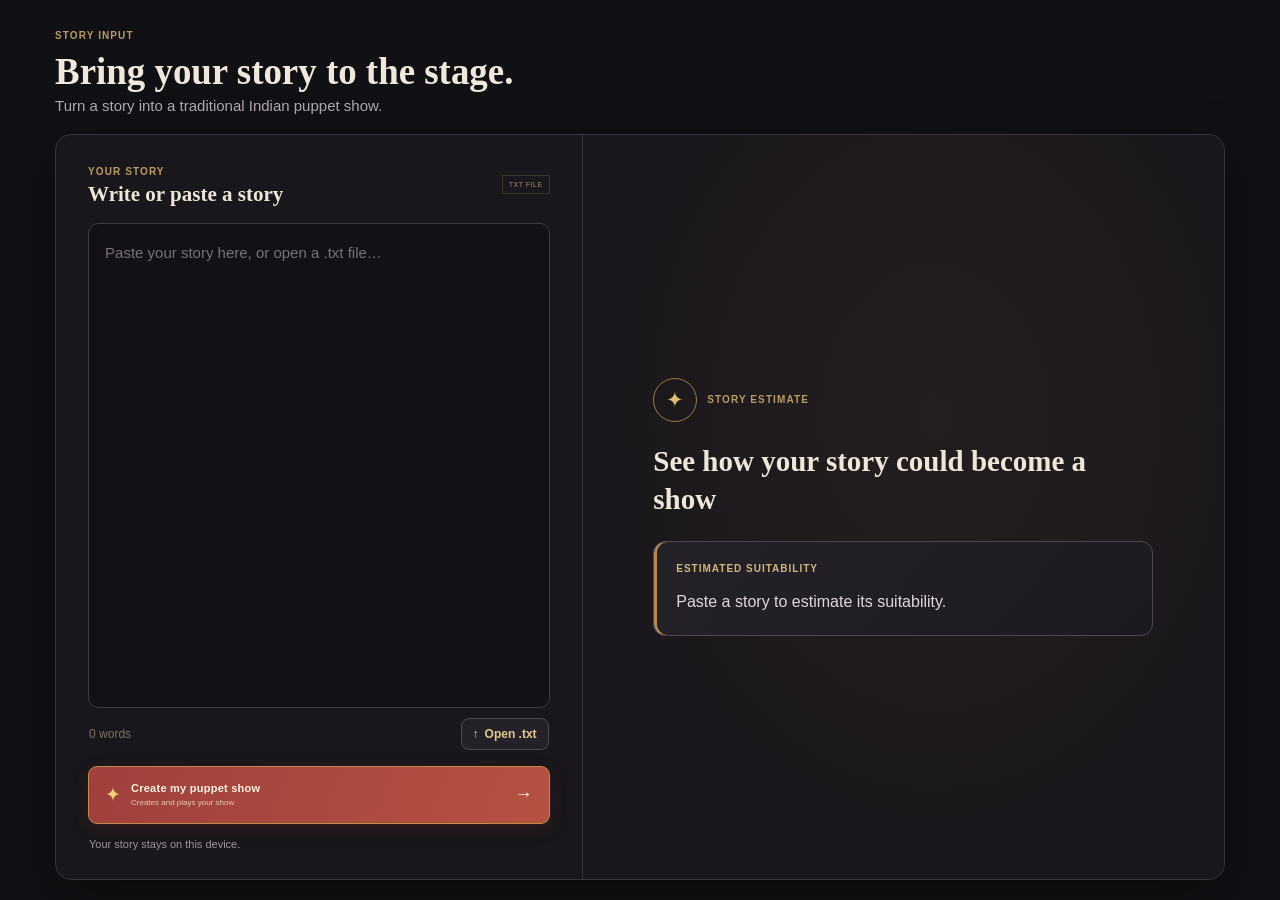
<file: index.html>
<!doctype html>
<html lang="en">
<head>
 <meta charset="utf-8"><meta name="viewport" content="width=device-width,initial-scale=1"><meta name="theme-color" content="#10100f">
 <title>Puppet Story Studio · Story input</title><link rel="stylesheet" href="style.css">
</head>
<body class="input-view">
 <main>
  <section class="heading"><div><p class="kicker">STORY INPUT</p><h1>Bring your story to the stage.</h1><p class="subtitle">Turn a story into a traditional Indian puppet show.</p></div></section>
  <section class="input-page-grid">
   <section class="input-panel page-input">
    <div class="panel-title"><div><small>YOUR STORY</small><h2>Write or paste a story</h2></div><span class="badge">TXT FILE</span></div>
    <textarea id="storyInput" spellcheck="true" aria-label="Story text" placeholder="Paste your story here, or open a .txt file…"></textarea>
    <div class="input-foot"><span id="wordCount">0 words</span><label class="file-pick">↑ <span>Open .txt</span><input id="fileInput" type="file" accept=".txt,text/plain"></label></div>
    <button id="continue" class="generate"><span class="gen-icon">✦</span><span><b>Create my puppet show</b><small>Creates and plays your show</small></span><strong>→</strong></button>
    <p class="privacy-note">Your story stays on this device.</p>
   </section>
   <aside class="estimate-panel" aria-live="polite"><div class="estimate-panel-head"><span class="estimate-mark">✦</span><p class="kicker">STORY ESTIMATE</p></div><h2>See how your story could become a show</h2><div class="estimate" id="estimate"><b>ESTIMATED SUITABILITY</b><span id="estimateText">Paste a story to estimate how much can become a character-led puppet show.</span></div></aside>
  </section>
 </main>

 <div id="toast" role="status" class="toast"></div>
 <script src="input.js"></script>
</body>
</html>
</file>
<file: style.css>
:root{--bg:#111110;--panel:#1b1a18;--panel2:#211f1c;--line:#34302a;--text:#eee9df;--muted:#958c7e;--dim:#70695f;--gold:#d5aa5c;--red:#9f3d36;--green:#7f9a72;--serif:Georgia,'Times New Roman',serif;--sans:'Segoe UI',Arial,sans-serif}*{box-sizing:border-box}body{margin:0;background:var(--bg);color:var(--text);font:13px var(--sans);background-image:radial-gradient(#d5aa5c0a .6px,transparent .6px);background-size:9px 9px}.topbar{height:65px;background:#151513;border-bottom:1px solid #302c26;display:flex;align-items:center;justify-content:space-between;padding:0 max(calc((100vw - 1490px)/2),4.3%)}.brand{display:flex;gap:11px;align-items:center;text-decoration:none;color:#f3e9d8}.brand-mark{width:34px;height:34px;border:1px solid #a98449;border-radius:50%;display:grid;place-items:center;color:#e0be76;font-size:19px;box-shadow:inset 0 0 0 3px #151513,inset 0 0 0 4px #6e5030}.brand>span+span{display:flex;flex-direction:column;gap:3px}.brand b{font:700 12px var(--sans);letter-spacing:1.6px}.brand small{font-size:7px;letter-spacing:1.1px;color:#8f826e}.server-state{display:flex;align-items:center;gap:7px;font-size:8px;letter-spacing:.8px;color:#8a8579}.server-state i,.output-state i{width:6px;height:6px;border-radius:50%;background:#71945f}.help-link{font-size:8px;letter-spacing:.8px;color:#b79c6b;text-decoration:none}main{max-width:1490px;margin:auto;padding:27px 4.3% 17px}.heading{display:flex;align-items:center;justify-content:space-between;margin-bottom:20px}.kicker,.panel-title small,.output-header small,.timeline-head small{font-size:8px;letter-spacing:1.2px;color:#b99b65;font-weight:700}.heading h1{font:600 32px var(--serif);margin:7px 0 4px;color:#f0e9db}.subtitle{margin:0;color:#9e968a;font-size:11px}.max-time{display:flex;align-items:center;gap:10px;padding:9px 13px;border:1px solid #413629;background:#1c1a17;border-radius:4px}.max-time>span{font-size:19px;color:var(--gold)}.max-time div{display:flex;flex-direction:column;gap:3px}.max-time b{font-size:8px;letter-spacing:1px;color:#d7c49d}.max-time small{font-size:9px;color:#9c9181}.studio{display:grid;grid-template-columns:335px minmax(490px,1fr);border:1px solid #38332c;background:#171715;min-height:690px;box-shadow:0 10px 40px #0005}.input-panel{padding:19px 17px;border-right:1px solid #38332c}.panel-title{display:flex;align-items:center;justify-content:space-between;margin-bottom:12px}.panel-title h2,.output-header h2{font:600 17px var(--serif);margin:4px 0 0;color:#eee7d9}.badge{border:1px solid #3b3429;color:#9d9077;padding:5px 6px;font-size:7px;letter-spacing:.5px}.input-panel textarea{width:100%;height:160px;resize:vertical;border:1px solid #3b3730;border-radius:2px;background:#111110;color:#ded7ca;padding:11px;font:11px/1.7 var(--serif);outline:none}.input-panel textarea:focus{border-color:#927446;box-shadow:0 0 0 2px #b88f5018}.input-foot{display:flex;align-items:center;justify-content:space-between;margin:6px 0 11px;color:#7c7467;font-size:8px}.file-pick{color:#c6a66b;cursor:pointer;font-weight:600}.file-pick input{display:none}.generate{width:100%;display:flex;align-items:center;gap:10px;height:49px;padding:0 11px;border:1px solid #c18c47;background:linear-gradient(100deg,#923834,#aa4938);color:#fff4de;cursor:pointer;text-align:left;box-shadow:inset 0 -2px #71312d}.generate:hover{background:linear-gradient(100deg,#a1443d,#bc5740)}.generate:disabled{opacity:.65;cursor:progress}.gen-icon{font-size:16px;color:#f2cf7d}.generate>span:nth-child(2){display:flex;flex-direction:column;gap:4px;flex:1}.generate b{font-size:10px;letter-spacing:.25px}.generate small{font-size:7px;color:#e6cdb1}.generate strong{font:18px var(--sans);font-weight:400}.privacy-note{font-size:7px;line-height:1.5;color:#8d8374;margin:9px 0 15px}.privacy-note span{font-size:6px;color:#7e986c;margin-right:4px}.panel-rule{height:1px;background:#34302a;margin:0 0 14px}.cast-title{margin-bottom:9px}.count{font-size:8px;color:#cfb37b;background:#30291e;border-radius:10px;padding:4px 7px}.cast-list{display:flex;flex-direction:column;gap:6px}.cast-item{display:grid;grid-template-columns:39px minmax(80px,1fr) auto;gap:8px;align-items:center;padding:6px;border:1px solid #332f29;background:#1c1b18}.cast-thumb{width:37px;height:43px;background:#28241e;border-radius:2px;overflow:hidden;display:grid;place-items:center}.cast-thumb img{width:100%;height:100%;object-fit:contain}.cast-info{min-width:0;display:flex;flex-direction:column;gap:3px}.cast-info b{font:600 9px var(--serif);color:#e5dbc8;white-space:nowrap;overflow:hidden;text-overflow:ellipsis}.cast-info small{font-size:7px;color:#918575}.cast-info .identity{color:#b59b6c}.cast-slots{display:grid;grid-template-columns:repeat(4,1fr);gap:4px;margin:6px 0 11px}.slot{min-width:0;padding:5px 3px;background:#211f1b;border:1px solid #363128;text-align:center}.slot small{display:block;font-size:6px;text-transform:uppercase;letter-spacing:.4px;color:#9e8b68;margin-bottom:3px}.slot span{display:block;font-size:7px;color:#b9b1a4;white-space:nowrap;overflow:hidden;text-overflow:ellipsis}.map-summary{border-left:2px solid #927442;padding:8px 8px;background:#1e1c18;font-size:8px;line-height:1.5;color:#a59b89}.map-dot{display:inline-block;width:5px;height:5px;border-radius:50%;background:#857d6c;margin-right:5px}.output-panel{min-width:0;padding:19px 19px 16px}.output-header{display:flex;align-items:center;justify-content:space-between;margin-bottom:12px}.output-header h2{font-size:18px}.output-state{display:flex;align-items:center;gap:6px;color:#8c8577;font-size:7px;letter-spacing:.8px}.output-state i{background:#736a58}.output-state.ready i{background:#84a16f}.output-state.generating i{background:#d4a75d;animation:pulse 1s infinite}.stage-shell{position:relative;background:#090909;padding:12px;border:1px solid #514333;box-shadow:0 4px 16px #0008}.stage-lights{height:10px;position:absolute;z-index:2;top:2px;left:13%;right:13%;display:flex;justify-content:space-around}.stage-lights i{width:25%;height:10px;background:radial-gradient(ellipse at top,#fff1bd,#dfad5e55 60%,transparent 100%)}#stage{display:block;width:100%;height:auto;aspect-ratio:16/9;background:#6b4b41}.stage-overlay,.loading-overlay{position:absolute;inset:12px;display:flex;flex-direction:column;align-items:center;justify-content:center;background:linear-gradient(#10101244,#11101380);color:#f2eadb;text-align:center}.stage-overlay .lamp{font-size:28px;color:#e1bc70;margin-bottom:8px}.stage-overlay b,.loading-overlay b{font:600 16px var(--serif)}.stage-overlay small,.loading-overlay small{font-size:9px;color:#d2c8b8;margin-top:6px}.hidden{display:none!important}.loading-overlay{background:#111110de;gap:5px}.spinner{width:25px;height:25px;border:2px solid #4a3e2b;border-top-color:#d3aa5d;border-radius:50%;animation:spin .8s linear infinite;margin-bottom:8px}@keyframes spin{to{transform:rotate(360deg)}}@keyframes pulse{50%{opacity:.4}}.player-bar{display:flex;align-items:center;gap:9px;height:41px;border-bottom:1px solid #332f28}.player-bar>button:first-child{width:24px;height:24px;border:1px solid #4b402d;background:#24211b;color:#d6b675;border-radius:50%;font-size:9px;cursor:pointer}.player-bar>button:disabled{opacity:.38;cursor:default}.player-progress{height:3px;background:#37332c;flex:1;overflow:hidden}.player-progress i{width:0;height:100%;display:block;background:#c39b5a}.player-bar>span{font-size:8px;color:#938a7b;min-width:62px}.download{border:1px solid #67512e;background:#272117;color:#d8bd82;padding:6px 9px;font-size:8px;cursor:pointer}.download:disabled{opacity:.4;cursor:default}.rendered-video{width:100%;max-height:280px;background:#050505;margin-top:10px}.performance-info{display:flex;justify-content:space-between;padding:11px 1px;border-bottom:1px solid #333029}.performance-info div{display:flex;flex-direction:column;gap:4px}.performance-info small{font-size:6px;letter-spacing:.9px;color:#a08b65}.performance-info b{font-size:8px;color:#cec6b8;font-weight:500}.timeline-head{display:flex;justify-content:space-between;align-items:flex-end;margin:13px 0 8px}.timeline-head div{display:flex;flex-direction:column;gap:4px}.timeline-head b{font:600 12px var(--serif);color:#ddd4c5}.timeline-head>span{font-size:7px;color:#938979}.act-timeline{display:flex;gap:5px;overflow:auto;padding-bottom:4px}.act-card{min-width:86px;flex:1;padding:7px 7px 6px;border:1px solid #38332a;background:#1c1a17}.act-card.active{border-color:#af8748;background:#292317}.act-card small{display:flex;justify-content:space-between;color:#aa9366;font-size:6px;letter-spacing:.5px}.act-card b{display:block;margin:6px 0 4px;color:#d4caba;font:600 9px var(--serif);white-space:nowrap;overflow:hidden;text-overflow:ellipsis}.act-card span{font-size:7px;color:#958a79}.empty-act{font-size:8px;color:#736d62;padding:8px}.motion-key{display:flex;gap:15px;flex-wrap:wrap;padding-top:9px}.motion-key span{display:flex;align-items:center;gap:5px;color:#837a6d;font-size:7px}.motion-key i{font-style:normal;font-size:10px}.key-forward{color:#d2b068}.key-up{color:#86a09a}.key-special{color:#d28253}.notice{display:flex;align-items:center;gap:10px;border:1px solid #302c25;background:#181714;margin-top:13px;padding:8px 10px;color:#8e8578;font-size:8px}.notice b{color:#c7a96e;font-size:8px;white-space:nowrap}.notice span{flex:1;line-height:1.5}.example-button{border:1px solid #474033;background:#211e18;color:#b8a57e;padding:6px 8px;font-size:7px;white-space:nowrap;cursor:pointer}.example-button:hover{border-color:#977745}footer{max-width:1490px;margin:auto;padding:0 4.3% 14px;display:flex;justify-content:space-between;color:#655f54;font-size:6px;letter-spacing:.8px}.toast{position:fixed;z-index:10;left:50%;bottom:18px;transform:translate(-50%,14px);opacity:0;pointer-events:none;border:1px solid #916f3f;background:#211e18;color:#e7dbc3;padding:10px 14px;font-size:9px;transition:.2s;box-shadow:0 7px 25px #0008}.toast.show{opacity:1;transform:translate(-50%,0)}
@media(max-width:1060px){main{padding-left:20px;padding-right:20px}.studio{grid-template-columns:300px 1fr}.cast-slots{gap:2px}.slot span{font-size:6px}}
@media(max-width:760px){.topbar{padding:0 13px}.brand b{font-size:10px}.brand small{font-size:6px}.help-link{display:none}main{padding:20px 10px}.heading{align-items:flex-start;gap:8px}.heading h1{font-size:27px}.subtitle{max-width:360px;line-height:1.5}.max-time{padding:7px 8px}.max-time small{font-size:7px}.studio{display:flex;flex-direction:column}.input-panel{border:0;border-bottom:1px solid #38332c}.output-panel{padding:15px 10px}.performance-info{gap:8px}.performance-info b{font-size:6px}.notice{align-items:flex-start;flex-wrap:wrap}.notice span{min-width:55%;order:3}.example-button{margin-left:auto}footer{padding:0 10px 12px;font-size:5px;gap:10px}.motion-key{gap:9px}}
.estimate{display:flex;flex-direction:column;gap:5px;padding:8px 9px;margin:0 0 9px;border:1px solid #3b3429;background:#211e19;color:#b9ad99;font-size:8px;line-height:1.45}.estimate b{font-size:8px;color:#d2b77d;letter-spacing:.4px}
.stage-video{position:absolute;z-index:1;inset:12px;width:calc(100% - 24px);height:calc(100% - 24px);aspect-ratio:16/9;background:#050505;object-fit:contain}
.input-page-grid{display:grid;grid-template-columns:minmax(320px,.9fr) minmax(360px,1.1fr);gap:14px;border:1px solid #38332c;background:#171715;min-height:470px;box-shadow:0 10px 40px #0005}.page-input{border:0;padding:24px}.page-input textarea{height:240px}.page-input .estimate{font-size:10px;padding:12px;margin-top:6px}.page-input .estimate b{font-size:9px}.page-input .estimate span{font-size:10px}.page-input .generate{height:58px}.page-input .generate b{font-size:11px}.page-input .generate small{font-size:8px}.input-explainer{display:flex;flex-direction:column;justify-content:center;padding:28px 9%;border-left:1px solid #38332c;background:radial-gradient(ellipse at 55% 35%,#7a463522,#171715 70%)}.stage-emblem{width:66px;height:66px;border:1px solid #9b7540;border-radius:50%;display:grid;place-items:center;color:#e0bd73;font-size:35px;box-shadow:inset 0 0 0 7px #171715,inset 0 0 0 8px #654c30;margin-bottom:20px}.input-explainer h2{font:600 25px/1.25 var(--serif);max-width:400px;color:#eee6d8;margin:8px 0 20px}.input-explainer ol{list-style:none;margin:0;padding:0;display:grid;gap:15px;counter-reset:step}.input-explainer li{display:grid;grid-template-columns:25px 1fr;column-gap:10px;counter-increment:step}.input-explainer li:before{content:counter(step,decimal-leading-zero);color:#d3ae69;font-size:9px;padding-top:1px}.input-explainer li b,.input-explainer li span{grid-column:2}.input-explainer li b{font:600 13px var(--serif);color:#ded3c0}.input-explainer li span{font-size:9px;color:#968b7b;margin-top:3px}.estimate-note{border-left:2px solid #876a3f;padding:8px 10px;color:#938879;font-size:8px;line-height:1.5;margin:20px 0 0}.show-actions{display:grid;gap:8px;margin-top:17px}.back-button{display:block;padding:9px;border:1px solid #41382b;background:#211e19;color:#d0b77d;font-size:9px;text-align:center;text-decoration:none}.show-actions .generate{height:47px}.show-studio{min-height:690px}
@media(max-width:760px){.input-page-grid{display:flex;flex-direction:column;gap:0}.page-input{padding:16px}.page-input textarea{height:190px}.input-explainer{border-left:0;border-top:1px solid #38332c;padding:22px}.show-studio{min-height:auto}}
.input-page-grid{grid-template-columns:minmax(320px,.9fr) minmax(360px,1.1fr);gap:0}.estimate-panel{display:flex;flex-direction:column;justify-content:center;padding:34px 9%;border-left:1px solid #38332c;background:radial-gradient(ellipse at 55% 35%,#7a463522,#171715 70%)}.estimate-panel-head{display:flex;align-items:center;gap:10px}.estimate-mark{width:38px;height:38px;border:1px solid #8f6e3d;border-radius:50%;display:grid;place-items:center;color:#dfbb73;font-size:18px}.estimate-panel .kicker{margin:0}.estimate-panel h2{font:600 25px/1.25 var(--serif);max-width:440px;color:#eee6d8;margin:18px 0}.estimate-panel .estimate{gap:12px;padding:18px 19px;margin:0;border-color:#51432d;background:linear-gradient(130deg,#242019,#1c1a17);box-shadow:inset 3px 0 #9b7540}.estimate-panel .estimate b{font-size:9px;letter-spacing:1px}.estimate-panel .estimate span{font-size:13px;line-height:1.7;color:#d0c5b1}.estimate-panel .estimate-note{margin:16px 0 0;font-size:9px;line-height:1.7}.estimate-flow{display:flex;align-items:center;gap:12px;margin-top:28px;color:#b19a6e;font-size:8px;letter-spacing:.8px}.estimate-flow i{color:#68583b;font-style:normal}.page-input .privacy-note{margin-bottom:0}.page-input textarea{height:270px}
.stage-video{pointer-events:none}.act-card.active{box-shadow:inset 0 -2px #b48a49}.act-timeline{scroll-behavior:smooth}
@media(max-width:760px){.input-page-grid{display:flex;flex-direction:column}.estimate-panel{border-left:0;border-top:1px solid #38332c;padding:25px 22px}.estimate-panel h2{font-size:22px}.page-input textarea{height:190px}}
.cast-list{max-height:470px;overflow:auto;padding-right:4px;scrollbar-color:#675539 #1b1a18}.cast-list::-webkit-scrollbar,.act-timeline::-webkit-scrollbar{height:6px;width:6px}.cast-list::-webkit-scrollbar-thumb,.act-timeline::-webkit-scrollbar-thumb{background:#675539;border-radius:8px}.cast-slots .slot{min-height:44px;padding:7px 3px}.cast-slots .slot small{font-size:7px}.cast-slots .slot span{font-size:8px}.slot-key{position:sticky;top:0;z-index:1;background:#171715}

.act-position{display:block!important;margin-top:3px;color:#c4a66b!important;font-size:6px!important;letter-spacing:.2px}

/* Refined, public-facing interface */
:root{--bg:#111014;--panel:#1b191f;--panel2:#211e25;--line:#37323b;--text:#f2eee8;--muted:#aaa2a9;--dim:#817982;--gold:#e3bd72;--red:#a84b43;--green:#8aa77b;--serif:Georgia,'Times New Roman',serif;--sans:'Segoe UI',Arial,sans-serif}
body{font-size:14px;background-color:var(--bg);background-image:radial-gradient(#dfbd7208 .7px,transparent .7px);background-size:12px 12px}
.topbar{height:72px;padding-left:max(calc((100vw - 1360px)/2),5%);padding-right:max(calc((100vw - 1360px)/2),5%);background:#17151a;border-color:#302c34}
.brand{gap:12px}.brand-mark{width:38px;height:38px;font-size:21px}.brand b{font-size:13px;letter-spacing:1.25px}.brand small{font-size:9px;letter-spacing:.8px;color:#a49aa0}
.server-state{font-size:10px;letter-spacing:.35px;color:#b1aab1}.server-state i,.output-state i{width:8px;height:8px}
.help-link{font-size:10px;letter-spacing:.3px;color:#d9bd81}
main{max-width:1360px;padding:38px 5% 30px}.heading{margin-bottom:24px}.heading h1{font-size:38px;line-height:1.12;margin:9px 0 8px}.kicker,.panel-title small,.output-header small,.timeline-head small{font-size:10px;letter-spacing:1.1px}.subtitle{font-size:15px;color:#b2aab0;line-height:1.5}
.input-page-grid,.studio{border:1px solid #39343d;border-radius:16px;background:#19171c;box-shadow:0 18px 54px #0005;overflow:hidden}
.input-page-grid{min-height:560px}.page-input{padding:30px 32px}.panel-title h2,.output-header h2{font-size:21px}.page-input textarea{height:315px;padding:16px;border-radius:10px;background:#121116;color:#f1edf0;font:15px/1.7 var(--sans);border-color:#403a44}.page-input textarea::placeholder{color:#79717c}.page-input textarea:focus{border-color:#b08e54;box-shadow:0 0 0 3px #b88f5022}
.input-foot{font-size:12px;margin:10px 1px 16px}.file-pick{display:inline-flex;align-items:center;gap:6px;padding:8px 11px;border:1px solid #514750;border-radius:8px;background:#242128;color:#e3c989;font-size:12px}.generate{height:56px;padding:0 16px;border-radius:9px;background:linear-gradient(110deg,#9f403d,#b55242);box-shadow:0 5px 16px #59252155}.generate:hover{background:linear-gradient(110deg,#ad4d46,#c15f4b);transform:translateY(-1px)}.generate b{font-size:14px}.generate small{font-size:11px}.generate .gen-icon{font-size:19px}.privacy-note{font-size:11px;color:#9e959d;margin:12px 1px 0}
.estimate-panel{padding:42px 11%;border-left-color:#39343d;background:radial-gradient(ellipse at 55% 38%,#8b56321b,#19171c 72%)}.estimate-mark{width:44px;height:44px;font-size:21px;border-color:#9e7a44}.estimate-panel h2{font-size:29px;line-height:1.3;margin:21px 0 23px}.estimate-panel .estimate{border:1px solid #514650;border-radius:12px;background:linear-gradient(130deg,#252128,#1c1a20);box-shadow:inset 3px 0 #b48a4d;padding:20px 22px}.estimate-panel .estimate b{font-size:10px;letter-spacing:1px}.estimate-panel .estimate span{font-size:16px;line-height:1.65;color:#e0d7dd}
.show-studio{grid-template-columns:340px minmax(0,1fr);min-height:760px}.show-studio>.input-panel{background:#1a181e;border-right-color:#39343d;padding:22px 19px}.panel-title{margin-bottom:16px}.panel-title h2{font-size:21px}.count{font-size:12px;padding:5px 9px;background:#332b22}.cast-list{max-height:500px;gap:9px;padding-right:6px}.cast-item{grid-template-columns:52px minmax(70px,1fr);gap:11px;padding:8px;border-radius:9px;background:#211e24;border-color:#38323b}.cast-thumb{width:50px;height:54px;border-radius:7px;background:#2a2528}.cast-info b{font-size:13px}.cast-info small{font-size:11px}.cast-slots{gap:5px;margin:7px 0 10px}.cast-slots .slot{min-height:48px;padding:7px 3px;border-radius:6px;background:#242128;border-color:#3c3640}.cast-slots .slot small{font-size:9px;letter-spacing:.25px}.cast-slots .slot span{font-size:10px;color:#ddd4d9}.slot-key{font-size:10px;background:#1a181e}.map-summary{font-size:12px;line-height:1.5;border-radius:0 7px 7px 0;background:#242128;padding:10px}.show-actions{gap:9px;margin-top:15px}.back-button{border-radius:8px;padding:11px;font-size:12px}.show-actions .generate{height:52px}
.output-panel{padding:23px 24px 20px}.output-header{margin-bottom:14px}.output-header h2{font-size:22px}.output-state{font-size:10px;letter-spacing:.45px}.stage-shell{padding:11px;border-radius:11px;border-color:#5d4c34;box-shadow:0 8px 26px #0008}.stage-overlay,.loading-overlay{inset:11px}.stage-overlay b,.loading-overlay b{font-size:20px}.stage-overlay .lamp{font-size:34px}.loading-overlay small{font-size:12px}.player-bar{height:52px;gap:13px}.player-bar>button:first-child{width:32px;height:32px;font-size:12px}.player-bar>span{font-size:11px;min-width:80px}.download{border-radius:8px;padding:9px 12px;font-size:11px}.performance-info{justify-content:flex-start;gap:34px;padding:13px 2px;border-bottom-color:#39343d}.performance-info div{gap:5px}.performance-info small{font-size:9px;letter-spacing:.7px}.performance-info b{font-size:12px}.timeline-head{margin:16px 0 10px}.timeline-head b{font-size:15px}.timeline-head>span{font-size:10px}.act-timeline{gap:7px}.act-card{min-width:105px;border-radius:8px;padding:9px}.act-card small{font-size:8px}.act-card b{font-size:12px}.act-card span{font-size:10px}.act-position{font-size:9px!important}.empty-act{font-size:12px;padding:12px}
.toast{font-size:12px;padding:12px 16px;border-radius:9px}
@media(max-width:900px){.show-studio{grid-template-columns:290px minmax(0,1fr)}.cast-slots .slot span{font-size:9px}}
@media(max-width:760px){.topbar{height:62px;padding:0 16px}.brand b{font-size:11px}.brand small{font-size:8px}.server-state{font-size:9px}.help-link{display:none}main{padding:24px 12px}.heading h1{font-size:31px}.subtitle{font-size:13px}.input-page-grid{display:flex;flex-direction:column}.page-input{padding:20px}.page-input textarea{height:240px;font-size:14px}.estimate-panel{padding:26px 22px}.estimate-panel h2{font-size:24px;margin:16px 0}.estimate-panel .estimate span{font-size:14px}.studio{display:flex;flex-direction:column}.show-studio>.input-panel{padding:18px 14px}.output-panel{padding:16px 12px}.cast-list{max-height:310px}.performance-info{gap:24px}.timeline-head b{font-size:14px}.act-timeline{flex-wrap:nowrap}.act-card{min-width:105px}.player-bar{gap:8px}.player-bar>span{min-width:68px;font-size:10px}.download{padding:7px 8px;font-size:10px}}

/* Fit the studio into the available desktop viewport. */
@media (min-width: 761px) {
  html, body { height: 100%; }
  body { min-height: 0; overflow: hidden; display: flex; flex-direction: column; }
  .topbar { flex: 0 0 65px; }
  main { width: 100%; flex: 1; min-height: 0; display: flex; flex-direction: column; padding: clamp(12px, 2.2vh, 24px) 4.3%; }
  .heading { flex: 0 0 auto; margin-bottom: clamp(10px, 1.8vh, 18px); }
  .heading h1 { font-size: clamp(27px, 4.1vh, 38px); margin: 5px 0 3px; }
  .subtitle { font-size: clamp(12px, 1.7vh, 15px); }
  .input-page-grid { flex: 1; min-height: 0; }
  .page-input { display: flex; flex-direction: column; min-height: 0; padding: clamp(18px, 3vh, 30px) clamp(20px, 3vw, 32px); }
  .page-input textarea { flex: 1; min-height: 90px; height: auto; resize: none; }
  .estimate-panel { min-height: 0; }
  .show-studio { flex: 1; min-height: 0; grid-template-columns: minmax(260px, 28%) minmax(0, 1fr); }
  .show-studio > .input-panel { display: flex; flex-direction: column; min-height: 0; }
  .cast-list { flex: 1; min-height: 0; max-height: none; overflow-y: auto; }
  .output-panel { display: flex; flex-direction: column; min-height: 0; padding: clamp(12px, 2vh, 20px) clamp(14px, 2vw, 24px); }
  .output-header { flex: 0 0 auto; margin-bottom: 8px; }
  .stage-shell { flex: 1 1 auto; min-height: 0; display: flex; align-items: center; justify-content: center; padding: 8px; }
  #stage, .stage-video { display: block; width: 100%; height: 100%; max-height: 100%; object-fit: contain; aspect-ratio: 16 / 9; }
  .stage-overlay, .loading-overlay { inset: 8px; }
  .player-bar { flex: 0 0 44px; }
  .performance-info { flex: 0 0 auto; padding: 7px 2px; }
  .timeline-head { flex: 0 0 auto; margin: 8px 0 6px; }
  .act-timeline { flex: 0 0 auto; max-height: 78px; overflow-x: auto; overflow-y: hidden; }
}
@media (min-width: 761px) and (max-height: 760px) {
  .topbar { flex-basis: 54px; }
  main { padding-top: 9px; padding-bottom: 9px; }
  .heading { margin-bottom: 8px; }
  .heading h1 { font-size: 26px; }
  .kicker, .panel-title small, .output-header small, .timeline-head small { font-size: 9px; }
  .show-studio > .input-panel { padding: 12px; }
  .cast-title { margin-bottom: 6px; }
  .cast-item { padding: 5px; }
  .cast-slots .slot { min-height: 34px; padding: 4px 2px; }
  .map-summary { padding: 7px; }
  .output-header h2 { font-size: 18px; }
  .performance-info { padding: 5px 2px; }
  .act-card { min-width: 90px; padding: 6px; }
}

/* Show page: give the stage the full window and prioritize the video area. */
.show-view main { max-width: none; width: 100%; padding: clamp(8px, 1vh, 14px) clamp(8px, 1vw, 16px); }
.show-heading { display:flex; align-items:center; gap:14px; }
.back-link { display:inline-flex; align-items:center; gap:6px; color:#d1b77e; text-decoration:none; border:1px solid #51432e; border-radius:7px; padding:8px 10px; font-size:11px; white-space:nowrap; }
.back-link:hover { background:#292319; border-color:#a17c43; }
.show-view .show-studio { flex: 1; min-height: 0; grid-template-columns: minmax(245px, 24%) minmax(0, 1fr); }
.show-view .output-panel { min-width: 0; overflow: hidden; padding: clamp(8px, 1.2vh, 14px) clamp(9px, 1vw, 16px); }
.show-view .output-header { margin-bottom: 5px; }
.show-view .output-header h2 { font-size: 19px; }
.show-view .stage-shell { flex: 1 1 0; width: 100%; min-height: 0; overflow: hidden; padding: 5px; }
.show-view #stage, .show-view .stage-video { width: 100%; height: 100%; max-width: none; max-height: none; object-fit: fill; }
.show-view .stage-overlay, .show-view .loading-overlay { inset: 5px; }
.show-view .player-bar { flex: 0 0 42px; }
.show-view .performance-info { flex: 0 0 auto; padding: 6px 2px; }
.show-view .timeline-head { flex: 0 0 auto; margin: 6px 0 5px; }
.show-view .act-timeline { flex: 0 0 auto; max-height: 68px; overflow-x: auto; overflow-y: hidden; }
@media (min-width: 761px) and (max-height: 700px) {
  .show-view .output-header h2 { font-size: 16px; }
  .show-view .player-bar { flex-basis: 36px; }
  .show-view .performance-info { padding: 4px 2px; }
  .show-view .act-timeline { max-height: 56px; }
}

.show-view .stage-overlay.rendering{background:#171714f5;z-index:3}
</file>
